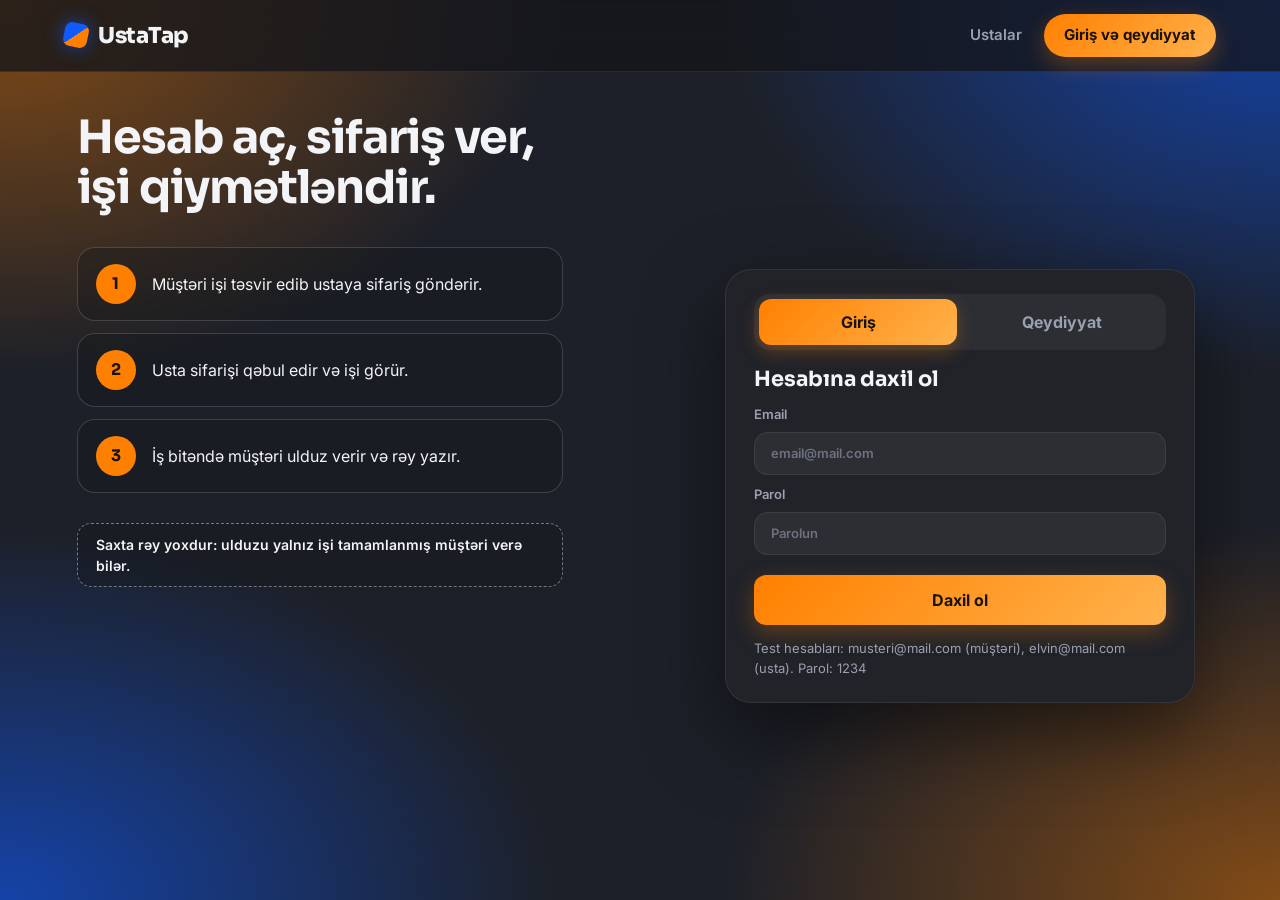
<file: src/main/resources/static/auth.html>
<!DOCTYPE html>
<html lang="az">
<head>
    <meta charset="UTF-8">
    <meta name="viewport" content="width=device-width, initial-scale=1.0">
    <title>UstaTap: giriş və qeydiyyat</title>
    <link rel="stylesheet" href="style.css">
</head>
<body>
<nav id="nav"></nav>

<div class="auth">
    <section class="auth-side">
        <div class="auth-copy">
            <h1>Hesab aç, sifariş ver, işi qiymətləndir.</h1>
            <ol class="steps">
                <li><b>1</b><span>Müştəri işi təsvir edib ustaya sifariş göndərir.</span></li>
                <li><b>2</b><span>Usta sifarişi qəbul edir və işi görür.</span></li>
                <li><b>3</b><span>İş bitəndə müştəri ulduz verir və rəy yazır.</span></li>
            </ol>
            <p class="auth-note">Saxta rəy yoxdur: ulduzu yalnız işi tamamlanmış müştəri verə bilər.</p>
        </div>
        <div class="tape" aria-hidden="true"></div>
    </section>

    <section class="auth-main">
        <div class="form-box">
            <div class="tabs">
                <button id="tabLogin" class="active" onclick="showTab('login')">Giriş</button>
                <button id="tabRegister" onclick="showTab('register')">Qeydiyyat</button>
            </div>

            <!-- Giriş forması -->
            <div id="loginForm">
                <h2>Hesabına daxil ol</h2>
                <label class="field">Email
                    <input id="loginEmail" type="email" placeholder="email@mail.com">
                </label>
                <label class="field">Parol
                    <input id="loginPassword" type="password" placeholder="Parolun">
                </label>
                <button class="submit" onclick="login()">Daxil ol</button>
                <p class="hint">Test hesabları: musteri@mail.com (müştəri), elvin@mail.com (usta). Parol: 1234</p>
            </div>

            <!-- Qeydiyyat forması -->
            <div id="registerForm" style="display: none;">
                <h2>Yeni hesab yarat</h2>

                <div class="field">Mən kiməm?
                    <div class="role-pick">
                        <label class="role-tile">
                            <input type="radio" name="role" value="CUSTOMER" checked>
                            <span><b>Müştəri</b>Usta axtarıram</span>
                        </label>
                        <label class="role-tile">
                            <input type="radio" name="role" value="MASTER">
                            <span><b>Usta</b>İş axtarıram</span>
                        </label>
                    </div>
                </div>

                <label class="field">Ad və soyad
                    <input id="fullName" placeholder="Ad Soyad">
                </label>
                <label class="field">Email
                    <input id="email" type="email" placeholder="email@mail.com">
                </label>
                <label class="field">Parol
                    <input id="password" type="password" placeholder="Parol seç">
                </label>
                <label class="field">Telefon
                    <input id="phone" placeholder="050 000 00 00">
                </label>

                <div id="customerFields">
                    <label class="field">Ünvan
                        <input id="address" placeholder="Məsələn: Bakı, Nəsimi">
                    </label>
                </div>

                <div id="masterFields" style="display: none;">
                    <label class="field">Peşə
                        <input id="profession" placeholder="Məsələn: Santexnik">
                    </label>
                    <label class="field">Rayon
                        <input id="district" placeholder="Məsələn: Nəsimi">
                    </label>
                    <label class="field">Qiymət (AZN)
                        <input id="price" type="number" placeholder="30">
                    </label>
                    <label class="field">Özün haqqında
                        <textarea id="description" rows="3" placeholder="Təcrübən və gördüyün işlər"></textarea>
                    </label>
                </div>

                <button class="submit" onclick="register()">Hesab yarat</button>
            </div>

            <div id="msg" class="msg"></div>
        </div>
    </section>
</div>

<script src="app.js"></script>
<script>
    function showMsg(text, type) {
        const box = document.getElementById('msg');
        box.textContent = text;
        box.className = 'msg ' + type;
    }

    function showTab(tab) {
        const isLogin = tab === 'login';
        document.getElementById('loginForm').style.display = isLogin ? 'block' : 'none';
        document.getElementById('registerForm').style.display = isLogin ? 'none' : 'block';
        document.getElementById('tabLogin').className = isLogin ? 'active' : '';
        document.getElementById('tabRegister').className = isLogin ? '' : 'active';
        document.getElementById('msg').className = 'msg';
    }

    function getRole() {
        return document.querySelector('input[name="role"]:checked').value;
    }

    function toggleRole() {
        const isMaster = getRole() === 'MASTER';
        document.getElementById('masterFields').style.display = isMaster ? 'block' : 'none';
        document.getElementById('customerFields').style.display = isMaster ? 'none' : 'block';
    }

    async function login() {
        const email = document.getElementById('loginEmail').value.trim();
        const password = document.getElementById('loginPassword').value;

        if (!email || !password) {
            showMsg('Email və parolu yaz', 'error');
            return;
        }

        try {
            const user = await api('/api/auth/login', 'POST', { email: email, password: password });
            saveUser(user);
            window.location.href = 'index.html';
        } catch (e) {
            showMsg(e.message, 'error');
        }
    }

    async function register() {
        const role = getRole();
        const body = {
            role: role,
            fullName: document.getElementById('fullName').value.trim(),
            email: document.getElementById('email').value.trim(),
            password: document.getElementById('password').value,
            phone: document.getElementById('phone').value.trim(),
            address: document.getElementById('address').value.trim(),
            profession: document.getElementById('profession').value.trim(),
            district: document.getElementById('district').value.trim(),
            price: parseFloat(document.getElementById('price').value) || null,
            description: document.getElementById('description').value.trim()
        };

        if (!body.fullName || !body.email || !body.password) {
            showMsg('Ad, email və parolu doldur', 'error');
            return;
        }
        if (role === 'MASTER' && (!body.profession || !body.district || !body.price)) {
            showMsg('Usta üçün peşə, rayon və qiyməti doldur', 'error');
            return;
        }

        try {
            const user = await api('/api/auth/register', 'POST', body);
            saveUser(user);
            window.location.href = 'index.html';
        } catch (e) {
            showMsg(e.message, 'error');
        }
    }

    document.querySelectorAll('input[name="role"]').forEach(r => r.addEventListener('change', toggleRole));

    // Enter düyməsi ilə göndərmək
    ['loginForm', 'registerForm'].forEach(id => {
        document.getElementById(id).addEventListener('keydown', e => {
            if (e.key === 'Enter' && e.target.tagName === 'INPUT') {
                id === 'loginForm' ? login() : register();
            }
        });
    });
</script>
</body>
</html>
</file>
<file: src/main/resources/static/style.css>
@import url('https://fonts.googleapis.com/css2?family=Inter:wght@400;500;600;700&family=Sora:wght@600;700;800&display=swap');

:root {
    --black: #212329;
    --bg: #1d2028;
    --blue: #0f5bff;
    --blue-soft: #7aa5ff;
    --orange: #ff8000;
    --orange-soft: #ffb24d;
    --text: #f2f4f8;
    --muted: #9aa0ad;
    --line: rgba(255, 255, 255, 0.08);
    --green: #2ecc71;
}

* {
    box-sizing: border-box;
}

html {
    scroll-behavior: smooth;
}

body {
    margin: 0;
    font-family: 'Inter', system-ui, -apple-system, 'Segoe UI', Arial, sans-serif;
    color: var(--text);
    background:
            radial-gradient(900px 600px at 0% 0%, rgba(255, 128, 0, 0.45), transparent 62%),
            radial-gradient(900px 600px at 100% 0%, rgba(15, 91, 255, 0.6), transparent 62%),
            radial-gradient(900px 600px at 0% 100%, rgba(15, 91, 255, 0.6), transparent 62%),
            radial-gradient(900px 600px at 100% 100%, rgba(255, 128, 0, 0.45), transparent 62%),
            var(--bg);
    background-attachment: fixed;
    line-height: 1.5;
}

::selection {
    background: var(--orange);
    color: #1a1206;
}

a {
    color: inherit;
}

h1, h2, h3 {
    font-family: 'Sora', 'Inter', sans-serif;
}

input, textarea, select {
    width: 100%;
    font: inherit;
    color: var(--text);
    background: rgba(255, 255, 255, 0.05);
    border: 1.5px solid var(--line);
    border-radius: 14px;
    padding: 14px 18px;
    outline: none;
    transition: border-color 0.2s, box-shadow 0.2s, background 0.2s;
}

input::placeholder, textarea::placeholder {
    color: #6c7280;
}

input:focus, textarea:focus, select:focus {
    border-color: var(--blue);
    background: rgba(15, 91, 255, 0.08);
    box-shadow: 0 0 0 4px rgba(15, 91, 255, 0.22);
}

select {
    width: auto;
    padding: 10px 14px;
    cursor: pointer;
}

select option {
    background: var(--black);
    color: var(--text);
}

textarea {
    min-height: 110px;
    resize: vertical;
}

button {
    font: inherit;
    font-weight: 700;
    cursor: pointer;
    border: none;
    border-radius: 12px;
    padding: 11px 18px;
    color: #1a1206;
    background: linear-gradient(135deg, var(--orange), var(--orange-soft));
    box-shadow: 0 8px 22px rgba(255, 128, 0, 0.28);
    transition: transform 0.15s, box-shadow 0.15s, filter 0.15s;
}

button:hover {
    transform: translateY(-2px);
    box-shadow: 0 12px 28px rgba(255, 128, 0, 0.4);
    filter: brightness(1.05);
}

button:active {
    transform: translateY(0);
}

button.ghost {
    color: var(--text);
    background: transparent;
    border: 1.5px solid rgba(255, 255, 255, 0.2);
    box-shadow: none;
}

button.ghost:hover {
    border-color: var(--blue);
    background: rgba(15, 91, 255, 0.18);
    box-shadow: none;
}

button.green {
    color: #07210f;
    background: linear-gradient(135deg, var(--green), #6ee7a0);
    box-shadow: 0 8px 22px rgba(46, 204, 113, 0.25);
}

nav {
    position: sticky;
    top: 0;
    z-index: 50;
    display: flex;
    align-items: center;
    justify-content: space-between;
    gap: 16px;
    padding: 14px 5vw;
    background: rgba(21, 23, 28, 0.78);
    backdrop-filter: blur(14px);
    -webkit-backdrop-filter: blur(14px);
    border-bottom: 1px solid var(--line);
}

.logo {
    display: flex;
    align-items: center;
    gap: 10px;
    font-family: 'Sora', sans-serif;
    font-weight: 800;
    font-size: 22px;
    text-decoration: none;
    letter-spacing: -0.5px;
}

.mark {
    width: 24px;
    height: 24px;
    border-radius: 7px;
    background: linear-gradient(135deg, var(--blue) 0 50%, var(--orange) 50% 100%);
    transform: rotate(12deg);
    box-shadow: 0 0 18px rgba(15, 91, 255, 0.6);
}

.nav-links {
    display: flex;
    align-items: center;
    gap: 22px;
}

.nav-links a {
    color: var(--muted);
    text-decoration: none;
    font-weight: 600;
    font-size: 15px;
    transition: color 0.2s;
}

.nav-links a:hover {
    color: var(--text);
}

.nav-links a.nav-cta {
    color: #1a1206;
    background: linear-gradient(135deg, var(--orange), var(--orange-soft));
    padding: 10px 20px;
    border-radius: 999px;
    font-weight: 700;
    box-shadow: 0 8px 22px rgba(255, 128, 0, 0.3);
}

.nav-links a.nav-cta:hover {
    color: #1a1206;
    filter: brightness(1.07);
}

.user-name {
    font-size: 14px;
    font-weight: 600;
    color: var(--blue-soft);
    background: rgba(15, 91, 255, 0.18);
    border: 1px solid rgba(15, 91, 255, 0.4);
    padding: 6px 14px;
    border-radius: 999px;
}

.hero {
    max-width: 1100px;
    margin: 0 auto;
    padding: 84px 5vw 56px;
}

.hero h1 {
    margin: 0 0 18px;
    max-width: 820px;
    font-size: clamp(34px, 6vw, 66px);
    line-height: 1.04;
    font-weight: 800;
    letter-spacing: -1.5px;
    background: linear-gradient(120deg, #ffffff 30%, var(--blue-soft) 65%, var(--orange) 100%);
    -webkit-background-clip: text;
    background-clip: text;
    -webkit-text-fill-color: transparent;
}

.hero p {
    margin: 0 0 32px;
    max-width: 620px;
    font-size: 18px;
    color: var(--muted);
}

.finder {
    display: grid;
    grid-template-columns: 1fr 1fr;
    gap: 14px;
    max-width: 720px;
    padding: 12px;
    background: var(--black);
    border: 1px solid var(--line);
    border-radius: 22px;
    box-shadow: 0 24px 60px rgba(0, 0, 0, 0.45);
}

.finder input {
    background: rgba(255, 255, 255, 0.04);
}

.chips {
    display: flex;
    flex-wrap: wrap;
    gap: 10px;
    margin-top: 22px;
}

.chip {
    padding: 9px 18px;
    border-radius: 999px;
    font-size: 14px;
    font-weight: 600;
    color: var(--text);
    background: rgba(255, 255, 255, 0.05);
    border: 1.5px solid var(--line);
    box-shadow: none;
}

.chip:hover {
    border-color: var(--orange);
    background: rgba(255, 128, 0, 0.12);
    box-shadow: none;
}

.chip.on {
    color: #1a1206;
    background: linear-gradient(135deg, var(--orange), var(--orange-soft));
    border-color: transparent;
    box-shadow: 0 8px 22px rgba(255, 128, 0, 0.3);
}

.tape {
    height: 24px;
    background:
            repeating-linear-gradient(90deg, var(--black) 0 2px, transparent 2px 10px) bottom / 100% 8px no-repeat,
            repeating-linear-gradient(90deg, var(--black) 0 2px, transparent 2px 50px) bottom / 100% 15px no-repeat,
            var(--orange);
    box-shadow: 0 0 40px rgba(255, 128, 0, 0.35);
}

.catalog {
    max-width: 1100px;
    margin: 0 auto;
    padding: 44px 5vw 90px;
}

.toolbar {
    display: flex;
    align-items: center;
    justify-content: space-between;
    flex-wrap: wrap;
    gap: 12px;
    margin-bottom: 22px;
}

.count {
    font-family: 'Sora', sans-serif;
    font-weight: 700;
    font-size: 20px;
}

.sort {
    display: flex;
    align-items: center;
    gap: 10px;
    font-size: 14px;
    font-weight: 600;
    color: var(--muted);
}

.list {
    display: grid;
    gap: 18px;
}

.row {
    display: grid;
    grid-template-columns: 68px 1fr 150px 170px;
    gap: 24px;
    align-items: center;
    padding: 24px;
    background: rgba(33, 35, 41, 0.7);
    backdrop-filter: blur(10px);
    -webkit-backdrop-filter: blur(10px);
    border: 1px solid var(--line);
    border-radius: 24px;
    transition: transform 0.2s, border-color 0.2s, box-shadow 0.2s;
}

.row:hover {
    transform: translateY(-4px);
    border-color: rgba(15, 91, 255, 0.7);
    box-shadow: 0 20px 50px rgba(15, 91, 255, 0.18);
}

@keyframes rise {
    from {
        opacity: 0;
        transform: translateY(26px);
    }
    to {
        opacity: 1;
        transform: translateY(0);
    }
}

@keyframes pop {
    from {
        opacity: 0;
        transform: scale(0.94) translateY(12px);
    }
    to {
        opacity: 1;
        transform: scale(1) translateY(0);
    }
}

.list.intro .row {
    animation: rise 0.6s cubic-bezier(0.2, 0.8, 0.2, 1) both;
}

.list.intro .row:nth-child(2) { animation-delay: 0.08s; }
.list.intro .row:nth-child(3) { animation-delay: 0.16s; }
.list.intro .row:nth-child(4) { animation-delay: 0.24s; }
.list.intro .row:nth-child(5) { animation-delay: 0.32s; }
.list.intro .row:nth-child(6) { animation-delay: 0.4s; }
.list.intro .row:nth-child(7) { animation-delay: 0.48s; }
.list.intro .row:nth-child(8) { animation-delay: 0.56s; }

.tile {
    width: 68px;
    height: 68px;
    display: flex;
    align-items: center;
    justify-content: center;
    font-family: 'Sora', sans-serif;
    font-weight: 800;
    font-size: 28px;
    color: #fff;
    background: linear-gradient(135deg, var(--blue), #4d86ff);
    border-radius: 20px;
    box-shadow: 0 10px 26px rgba(15, 91, 255, 0.45), 6px 6px 0 var(--orange);
}

.who h2 {
    margin: 0 0 6px;
    font-size: 20px;
    letter-spacing: -0.3px;
}

.meta {
    font-size: 14px;
    color: var(--muted);
}

.trade {
    display: inline-block;
    margin-right: 10px;
    padding: 3px 12px;
    font-size: 13px;
    font-weight: 700;
    color: var(--orange);
    background: rgba(255, 128, 0, 0.14);
    border: 1px solid rgba(255, 128, 0, 0.35);
    border-radius: 999px;
}

.who p {
    margin: 12px 0;
    font-size: 15px;
    color: #c4c9d4;
}

.tel {
    font-weight: 700;
    color: var(--blue-soft);
    text-decoration: none;
    transition: color 0.2s;
}

.tel:hover {
    color: var(--orange);
}

.score {
    text-align: center;
}

.score .num {
    font-family: 'Sora', sans-serif;
    font-weight: 800;
    font-size: 42px;
    line-height: 1;
    margin-bottom: 12px;
    color: var(--orange);
    text-shadow: 0 0 24px rgba(255, 128, 0, 0.45);
}

.tape-bar {
    position: relative;
    height: 12px;
    overflow: hidden;
    background: rgba(255, 255, 255, 0.1);
    border-radius: 999px;
}

.tape-bar i {
    display: block;
    height: 100%;
    width: var(--v);
    background: linear-gradient(90deg, var(--orange), var(--orange-soft));
    border-radius: 999px;
}

.tape-bar::after {
    content: '';
    position: absolute;
    inset: 0;
    background: repeating-linear-gradient(90deg, transparent 0 calc(20% - 2px), var(--black) calc(20% - 2px) 20%);
}

.score .small {
    margin-top: 10px;
    font-size: 12px;
    color: var(--muted);
}

.deal {
    display: flex;
    flex-direction: column;
    gap: 10px;
    text-align: right;
}

.price {
    font-family: 'Sora', sans-serif;
    font-weight: 800;
    font-size: 30px;
    line-height: 1;
}

.price small {
    font-size: 13px;
    font-weight: 600;
    color: var(--muted);
}

.empty {
    padding: 44px 24px;
    text-align: center;
    color: var(--muted);
    background: rgba(255, 255, 255, 0.03);
    border: 1.5px dashed rgba(255, 255, 255, 0.16);
    border-radius: 22px;
}

.empty a {
    color: var(--orange);
    font-weight: 700;
}

.modal-bg {
    position: fixed;
    inset: 0;
    z-index: 100;
    display: none;
    align-items: center;
    justify-content: center;
    padding: 20px;
    background: rgba(8, 9, 12, 0.72);
    backdrop-filter: blur(8px);
    -webkit-backdrop-filter: blur(8px);
}

.modal-bg.open {
    display: flex;
}

.modal {
    width: min(540px, 100%);
    max-height: 90vh;
    overflow: auto;
    padding: 30px;
    background: var(--black);
    border: 1px solid rgba(255, 255, 255, 0.12);
    border-top: 4px solid var(--orange);
    border-radius: 24px;
    box-shadow: 0 40px 90px rgba(0, 0, 0, 0.6);
    animation: pop 0.25s ease both;
}

.modal h3 {
    margin: 0 0 18px;
    font-size: 22px;
}

.modal-actions {
    display: flex;
    flex-wrap: wrap;
    gap: 10px;
    margin-top: 18px;
}

.msg {
    display: none;
    margin-top: 14px;
    padding: 12px 16px;
    font-size: 14px;
    font-weight: 600;
    border-radius: 12px;
}

.msg.error {
    display: block;
    color: #ff8f8f;
    background: rgba(255, 90, 90, 0.12);
    border: 1px solid rgba(255, 90, 90, 0.35);
}

.msg.success {
    display: block;
    color: #7cf0ab;
    background: rgba(46, 204, 113, 0.12);
    border: 1px solid rgba(46, 204, 113, 0.35);
}

.reviews-list {
    display: grid;
    gap: 12px;
    max-height: 50vh;
    overflow: auto;
}

.review {
    padding: 16px;
    background: rgba(255, 255, 255, 0.04);
    border: 1px solid var(--line);
    border-left: 4px solid var(--blue);
    border-radius: 14px;
}

.stars {
    margin-bottom: 6px;
    font-size: 18px;
    letter-spacing: 3px;
    color: var(--orange);
}

.review .by {
    margin-top: 8px;
    font-size: 13px;
    font-weight: 600;
    color: var(--muted);
}

.auth {
    position: relative;
    display: grid;
    grid-template-columns: 1fr 1fr;
    min-height: calc(100vh - 66px);
}

.auth .tape {
    position: absolute;
    left: 0;
    right: 0;
    bottom: 0;
}

.auth-side {
    display: flex;
    flex-direction: column;
    justify-content: flex-start;
}

.auth-copy {
    padding: 70px 6vw 40px;
}

.auth-copy h1 {
    margin: 0 0 34px;
    font-size: clamp(30px, 4vw, 46px);
    line-height: 1.1;
    letter-spacing: -1px;
}

.steps {
    margin: 0;
    padding: 0;
    list-style: none;
}

.steps li {
    display: flex;
    align-items: center;
    gap: 16px;
    margin: 18px 0;
    padding: 16px 18px;
    background: rgba(21, 23, 28, 0.35);
    border: 1px solid rgba(255, 255, 255, 0.16);
    border-radius: 18px;
    backdrop-filter: blur(6px);
    -webkit-backdrop-filter: blur(6px);
}

.steps li b {
    flex: none;
    width: 40px;
    height: 40px;
    display: flex;
    align-items: center;
    justify-content: center;
    font-family: 'Sora', sans-serif;
    color: #1a1206;
    background: var(--orange);
    border-radius: 50%;
}

.auth-note {
    display: inline-block;
    margin: 18px 0 0;
    padding: 10px 18px;
    font-size: 14px;
    font-weight: 600;
    background: rgba(21, 23, 28, 0.4);
    border: 1px dashed rgba(255, 255, 255, 0.4);
    border-radius: 14px;
}

.auth-main {
    display: flex;
    align-items: center;
    justify-content: center;
    padding: 48px 5vw 90px;
}

.form-box {
    width: min(470px, 100%);
    padding: 30px;
    background: var(--black);
    border: 1px solid var(--line);
    border-radius: 26px;
    box-shadow: 0 30px 80px rgba(0, 0, 0, 0.5);
}

.tabs {
    display: flex;
    gap: 6px;
    margin-bottom: 24px;
    padding: 5px;
    background: rgba(255, 255, 255, 0.05);
    border-radius: 16px;
}

.tabs button {
    flex: 1;
    color: var(--muted);
    background: transparent;
    box-shadow: none;
}

.tabs button:hover {
    color: var(--text);
    box-shadow: none;
    transform: none;
}

.tabs button.active {
    color: #1a1206;
    background: linear-gradient(135deg, var(--orange), var(--orange-soft));
    box-shadow: 0 6px 18px rgba(255, 128, 0, 0.3);
}

.form-box h2 {
    margin: 0 0 8px;
    font-size: 24px;
}

.field {
    display: block;
    margin: 16px 0;
    font-size: 13px;
    font-weight: 600;
    color: var(--muted);
}

.field input, .field textarea {
    margin-top: 7px;
}

.role-pick {
    display: grid;
    grid-template-columns: 1fr 1fr;
    gap: 10px;
    margin-top: 8px;
}

.role-tile {
    position: relative;
    cursor: pointer;
}

.role-tile input {
    position: absolute;
    opacity: 0;
    width: 0;
    height: 0;
}

.role-tile span {
    display: block;
    padding: 14px 16px;
    font-size: 13px;
    color: var(--muted);
    background: rgba(255, 255, 255, 0.04);
    border: 1.5px solid var(--line);
    border-radius: 16px;
    transition: border-color 0.2s, background 0.2s;
}

.role-tile span b {
    display: block;
    margin-bottom: 2px;
    font-size: 16px;
    color: var(--text);
}

.role-tile:hover span {
    border-color: rgba(255, 255, 255, 0.25);
}

.role-tile input:checked + span {
    border-color: var(--orange);
    background: rgba(255, 128, 0, 0.12);
}

.role-tile input:focus-visible + span {
    box-shadow: 0 0 0 4px rgba(15, 91, 255, 0.3);
}

.submit {
    width: 100%;
    margin-top: 10px;
    padding: 15px;
    font-size: 16px;
}

.hint {
    margin: 14px 0 0;
    font-size: 13px;
    color: var(--muted);
}

.container {
    max-width: 880px;
    margin: 0 auto;
    padding: 44px 5vw 90px;
}

.page-title {
    margin: 0 0 8px;
    font-size: clamp(30px, 5vw, 44px);
    letter-spacing: -1px;
}

.order-card {
    margin-bottom: 18px;
    padding: 24px;
    background: linear-gradient(145deg, var(--black), #1b1d22);
    border: 1px solid var(--line);
    border-left: 5px solid var(--blue);
    border-radius: 22px;
    animation: rise 0.5s ease both;
}

.order-head {
    display: flex;
    align-items: flex-start;
    justify-content: space-between;
    gap: 14px;
}

.order-head .who h2 {
    font-size: 19px;
}

.order-card p {
    margin: 14px 0;
    color: #d3d7e0;
}

.status {
    flex: none;
    padding: 7px 16px;
    font-size: 13px;
    font-weight: 700;
    white-space: nowrap;
    border-radius: 999px;
}

.status-PENDING {
    color: var(--orange);
    background: rgba(255, 128, 0, 0.14);
    border: 1px solid rgba(255, 128, 0, 0.4);
}

.status-ACCEPTED {
    color: var(--blue-soft);
    background: rgba(15, 91, 255, 0.18);
    border: 1px solid rgba(15, 91, 255, 0.5);
}

.status-COMPLETED {
    color: #7cf0ab;
    background: rgba(46, 204, 113, 0.14);
    border: 1px solid rgba(46, 204, 113, 0.4);
}

.actions {
    display: flex;
    align-items: center;
    flex-wrap: wrap;
    gap: 10px;
    margin-top: 16px;
}

.actions .hint {
    margin: 0;
}

.star-picker {
    display: flex;
    gap: 8px;
}

.star-picker span {
    font-size: 40px;
    line-height: 1;
    cursor: pointer;
    color: rgba(255, 255, 255, 0.2);
    transition: color 0.15s, transform 0.15s;
    outline: none;
}

.star-picker span:hover,
.star-picker span:focus-visible,
.star-picker span.on {
    color: var(--orange);
    transform: scale(1.15);
    text-shadow: 0 0 18px rgba(255, 128, 0, 0.55);
}

@media (max-width: 900px) {
    .row {
        grid-template-columns: 60px 1fr;
        gap: 16px 18px;
        padding: 20px;
    }

    .tile {
        width: 60px;
        height: 60px;
        font-size: 24px;
    }

    .score {
        grid-column: 1 / -1;
        display: flex;
        align-items: center;
        gap: 14px;
        text-align: left;
    }

    .score .num {
        margin: 0;
        font-size: 34px;
    }

    .score .tape-bar {
        flex: 1;
    }

    .score .small {
        margin: 0;
    }

    .deal {
        grid-column: 1 / -1;
        flex-direction: row;
        align-items: center;
        flex-wrap: wrap;
        text-align: left;
    }

    .deal .price {
        flex: 1 0 100%;
    }

    .auth {
        grid-template-columns: 1fr;
        min-height: 0;
    }

    .auth-copy {
        padding: 44px 6vw 28px;
    }
}

@media (max-width: 640px) {
    nav {
        padding: 12px 4vw;
    }

    .nav-links {
        gap: 14px;
    }

    .user-name {
        display: none;
    }

    .hero {
        padding: 52px 5vw 40px;
    }

    .hero p {
        font-size: 16px;
    }

    .finder {
        grid-template-columns: 1fr;
    }

    .order-head {
        flex-direction: column;
    }

    .modal {
        padding: 22px;
    }
}

@media (prefers-reduced-motion: reduce) {
    * {
        animation: none !important;
        transition: none !important;
    }
}

::-webkit-scrollbar {
    width: 12px;
    height: 12px;
}

::-webkit-scrollbar-track {
    background: var(--bg);
}

::-webkit-scrollbar-thumb {
    background: linear-gradient(180deg, var(--blue), var(--orange), var(--blue), var(--orange));
    background-size: 100% 300%;
    background-position: 0 0;
    border: 3px solid var(--bg);
    border-radius: 999px;
    transition: background-position 1.2s ease;
}

::-webkit-scrollbar-thumb:hover {
    background-position: 0 100%;
}

@supports not selector(::-webkit-scrollbar) {
    html {
        scrollbar-width: thin;
        scrollbar-color: var(--orange) var(--bg);
    }
}

@media (min-width: 901px) {
    body:has(.auth) {
        display: flex;
        flex-direction: column;
        height: 100vh;
        overflow: hidden;
    }

    body:has(.auth) nav {
        flex: none;
    }

    .auth {
        flex: 1;
        min-height: 0;
    }

    .auth-copy {
        padding: 40px 6vw;
    }

    .steps li {
        margin: 12px 0;
    }

    .form-box {
        max-height: calc(100vh - 140px);
        overflow-y: auto;
        scrollbar-width: none;
    }

    .form-box::-webkit-scrollbar {
        display: none;
    }
}

.auth .tape {
    display: none;
}

.auth-main {
    padding: 20px 5vw;
}

.form-box {
    padding: 24px 28px;
}

.form-box .tabs {
    margin-bottom: 14px;
}

.form-box h2 {
    font-size: 21px;
}

.form-box .field {
    margin: 10px 0;
}

.form-box input,
.form-box textarea {
    padding: 11px 16px;
}

.form-box textarea {
    min-height: 70px;
}

.role-tile span {
    padding: 10px 14px;
}

.submit {
    padding: 13px;
}

input:-webkit-autofill {
    -webkit-text-fill-color: var(--text);
    box-shadow: 0 0 0 1000px #2b2e36 inset;
    caret-color: var(--text);
}

.role-tile:first-child input:checked + span {
    border-color: var(--blue);
    background: rgba(15, 91, 255, 0.16);
    box-shadow: 0 0 0 4px rgba(15, 91, 255, 0.15);
}

.role-tile:last-child input:checked + span {
    box-shadow: 0 0 0 4px rgba(255, 128, 0, 0.15);
}

.role-tile:first-child:hover span {
    border-color: rgba(15, 91, 255, 0.6);
}

.role-tile:last-child:hover span {
    border-color: rgba(255, 128, 0, 0.6);
}
</file>
